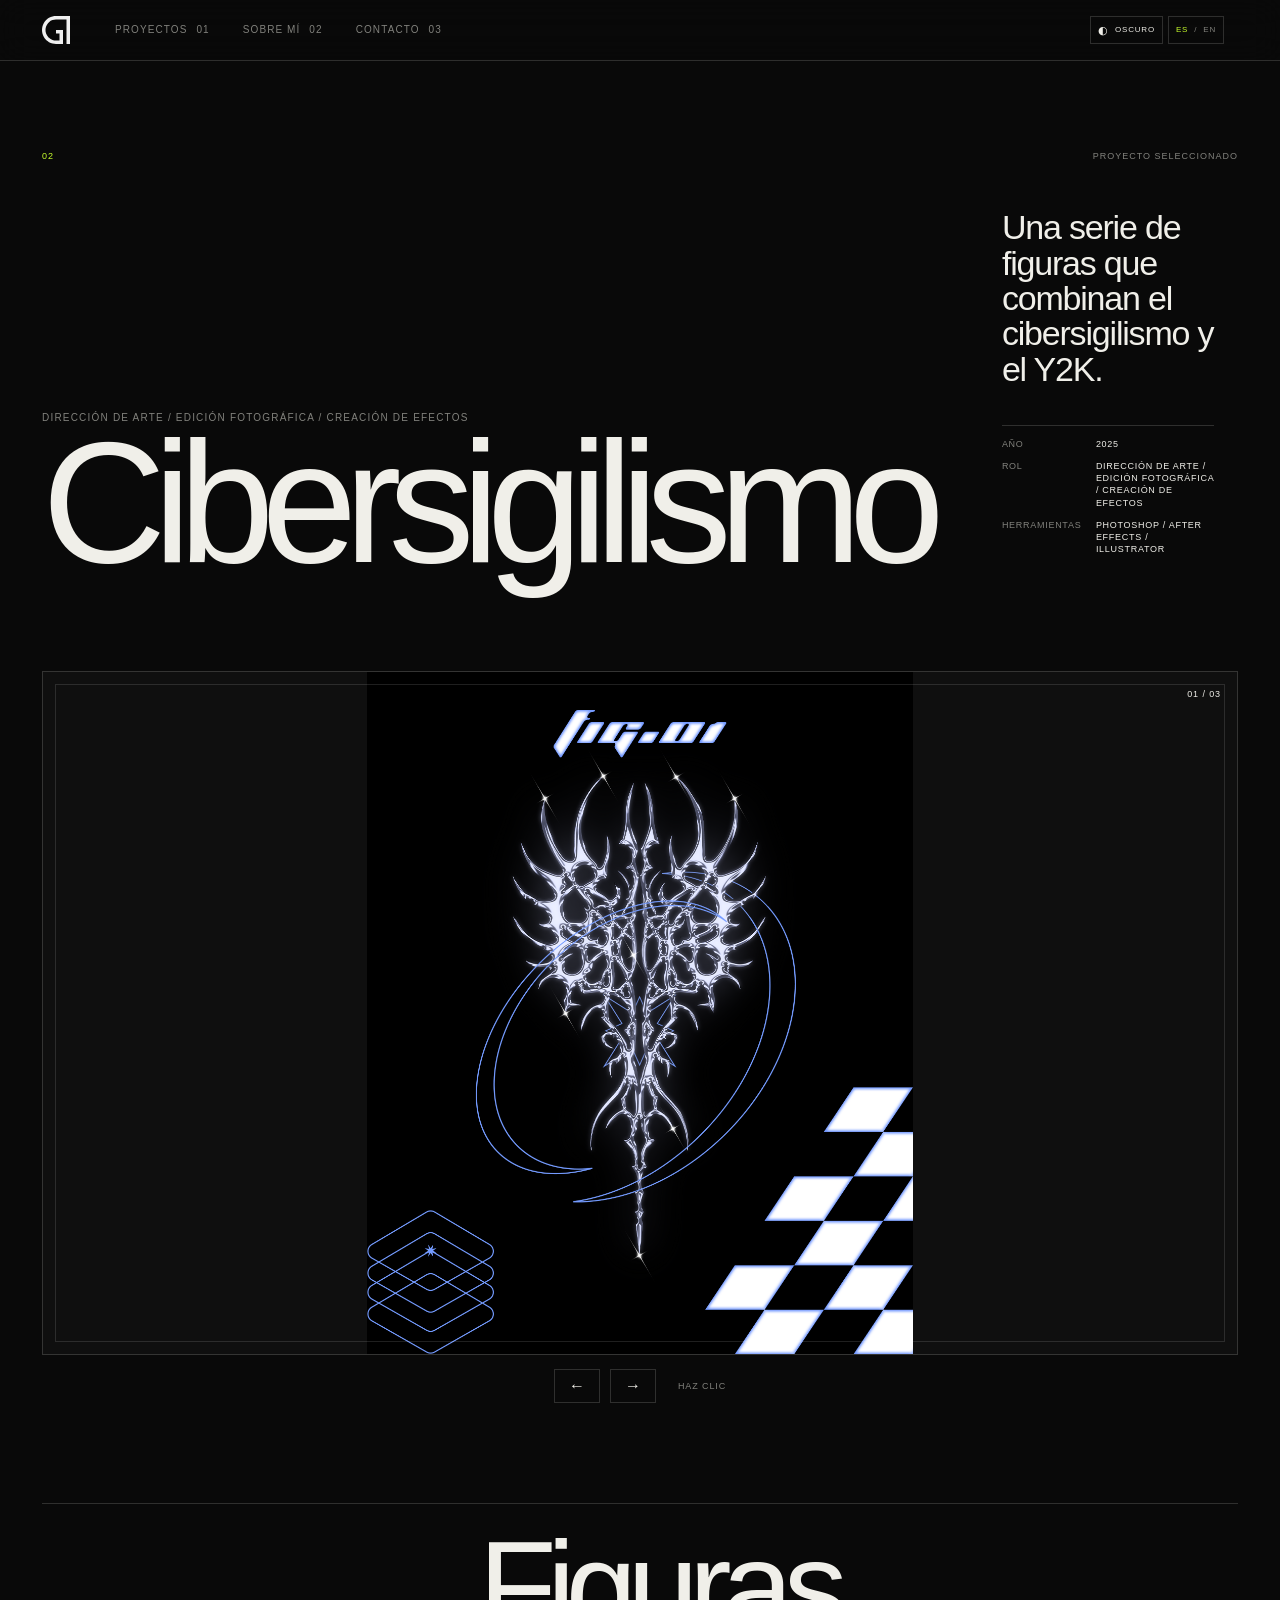
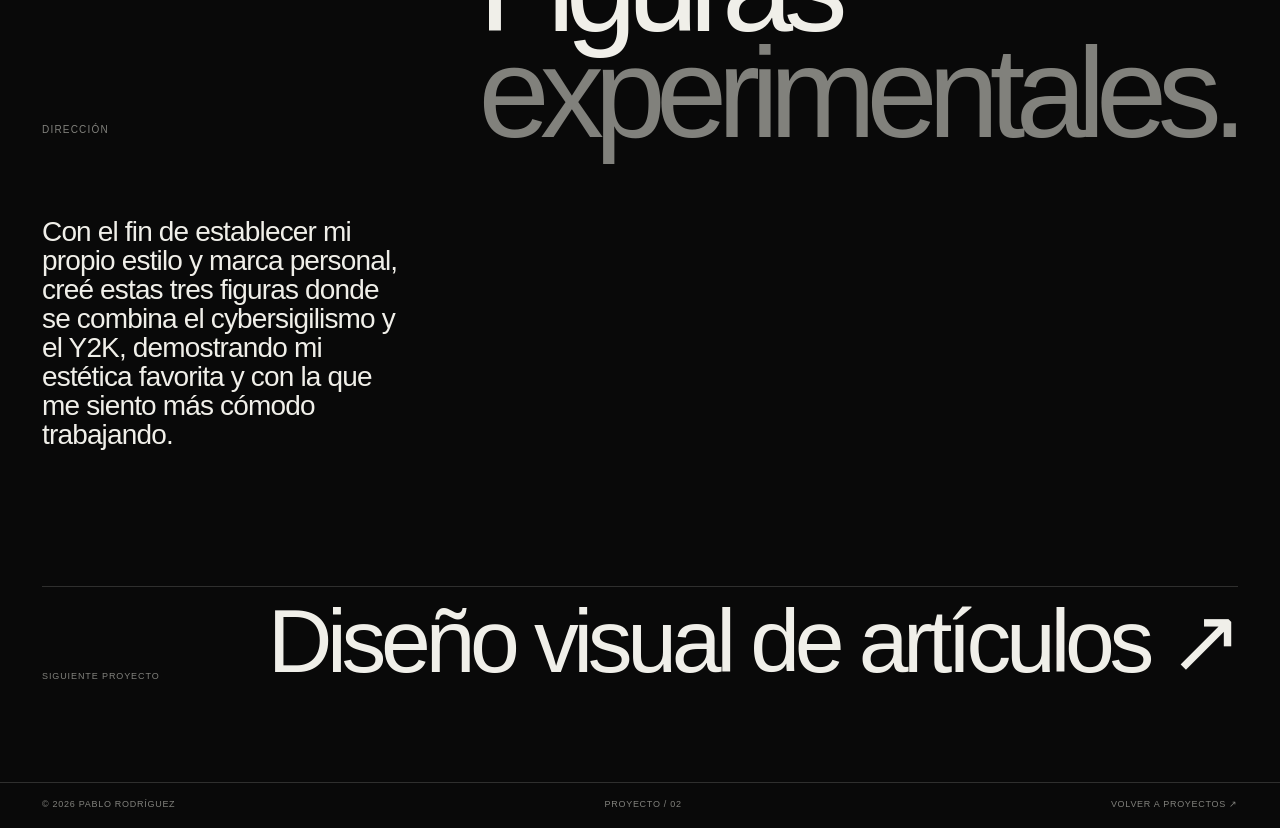
<file: project-carousel-2.html>
<!doctype html>
<html lang="es">
<head>
  <!--
    GUÍA RÁPIDA PARA PERSONALIZAR ESTA PÁGINA
    ------------------------------------------
    1) Cambia imágenes en assets/images/.
    2) Cambia textos traducibles en js/main.js (translations).
    3) Cambia colores, tipografía y tamaños en css/styles.css.
    4) Cambia enlaces de Instagram, LinkedIn y email en este HTML.
    5) No necesitas tocar las clases data-* salvo que quieras modificar el funcionamiento de las animaciones.
  -->
  <meta charset="utf-8">
  <meta name="viewport" content="width=device-width, initial-scale=1">
  <meta name="description" content="Cibersigilismo, Y2K y dirección de arte de Pablo Rodríguez.">
  <title>Identidad de marca — Pablo Rodríguez</title>
  <link rel="icon" href="assets/logo-white.svg" type="image/svg+xml">
    <!-- Aplica el tema guardado antes de pintar la página para evitar el "flash" de tema. -->
  <script src="js/theme-init.js"></script>
    <!-- TODO: Si cambias la ubicación de styles.css, actualiza esta ruta. -->
  <link rel="stylesheet" href="css/styles.css">
</head>
<body class="project-page" data-project="2" data-project-layout="carousel">
  <!-- =========================================================
       PROJECT PAGE / PLANTILLA DE PROYECTO
       ========================================================= -->
    <!-- NAVBAR: aquí puedes cambiar el texto fijo "PABLO RODRÍGUEZ" y los enlaces del menú. -->
  <header class="site-header site-header--solid" data-header>
    <a class="site-logo site-logo--nav" href="index.html" data-i18n-aria="home" aria-label="Inicio"><img class="logo-mark" src="assets/logo-white.svg" alt="Pablo Rodríguez" data-site-logo data-logo-dark="assets/logo-white.svg" data-logo-light="assets/logo-dark.svg"></a>
    <nav class="desktop-nav" aria-label="Navegación principal"><a href="index.html#projects"><span data-i18n="navProjects">Proyectos</span> <span>01</span></a><a href="about.html"><span data-i18n="navAbout">Sobre mí</span> <span>02</span></a><a href="index.html#contact"><span data-i18n="navContact">Contacto</span> <span>03</span></a></nav>
    <div class="header-tools" aria-label="Preferences">
      <button class="header-tool header-tool--theme" type="button" data-theme-toggle aria-label="Cambiar tema">
        <span class="header-tool__symbol" data-theme-symbol aria-hidden="true">◐</span><span class="header-tool__label" data-theme-label>Dark</span>
      </button>
      <button class="header-tool header-tool--lang" type="button" data-lang-toggle aria-label="Cambiar idioma">
        <span data-lang-current>ES</span><span class="header-tool__slash">/</span><span data-lang-other>EN</span>
      </button>
    </div>
    <button class="menu-toggle" type="button" aria-expanded="false" aria-controls="mobile-menu"><span data-i18n="menu">Menú</span><span class="menu-icon" aria-hidden="true"><i></i><i></i></span></button>
    
  </header>
  <div class="mobile-menu" id="mobile-menu" hidden><div class="mobile-menu__top"><span data-i18n="navigation">Navegación</span><span>Madrid / 2026</span></div><div class="mobile-menu__links"><a href="index.html#projects">01 <b data-i18n="navProjects">Proyectos</b></a><a href="about.html">02 <b data-i18n="navAbout">Sobre mí</b></a><a href="index.html#contact">03 <b data-i18n="navContact">Contacto</b></a></div><div class="mobile-menu__bottom" data-i18n="menuDescriptor">Diseñador gráfico · Animación · Ilustración · Desarrollo</div></div>

  <main>
    <!-- PROJECT INTRO: cambia título, descripción, año, rol y herramientas. -->
    <section class="project-intro">
      <div class="section-index-label"><span>02</span><span data-i18n="selectedProject">Proyecto seleccionado</span></div>
      <div class="project-intro__grid"><div><p class="eyebrow" data-i18n="carouselEyebrow2">Dirección de arte / Edición fotográfica / Creación de efectos</p><h1 data-i18n-html="carouselTitle2">Cibersigilismo</h1></div><div><p class="lead" data-i18n="carouselLead2">Una serie de figuras que combinan el cibersigilismo y el Y2K.</p><dl class="project-data"><div><dt data-i18n="year">Año</dt><dd>2025</dd></div><div><dt data-i18n="role">Rol</dt><dd data-i18n="carouselRole2">Dirección de arte / Edición fotográfica / Creación de efectos</dd></div><div><dt data-i18n="tools">Herramientas</dt><dd>Photoshop / After Effects / Illustrator</dd></div></dl></div></div>
    </section>

    <!-- CAROUSEL: sustituye las rutas de las imágenes y cambia el data-autoplay si quieres otra velocidad. -->
    <section class="project-carousel" data-carousel data-autoplay="4800">
      <div class="carousel-stage">
        <div class="carousel-counter"><span data-carousel-current>01</span> / 03</div>
        <figure class="carousel-slide is-active"><img src="assets/Project 2/Sigil 1.png" alt="3D animation key visual"></figure>
        <figure class="carousel-slide"><img src="assets/Project 2/Sigil 2.png" alt="3D animation material study"></figure>
        <figure class="carousel-slide"><img src="assets/Project 2/Sigil 3.png" alt="3D animation typography study"></figure>
      </div>
      <div class="carousel-controls"><button type="button" data-carousel-prev data-i18n-aria="previousImage" aria-label="Imagen anterior">←</button><button type="button" data-carousel-next data-i18n-aria="nextImage" aria-label="Siguiente imagen">→</button><span data-i18n="dragClick">Arrastra / haz clic</span></div>
    </section>

    <!-- PROJECT STATEMENT: bloque de texto final del proyecto. -->
    <section class="project-statement"><p class="eyebrow" data-i18n="direction">Dirección</p><h2 data-i18n-html="directionHeadline2">Figuras<br><span>experimentales.</span></h2><p data-i18n="directionBody2">Con el fin de establecer mi propio estilo y marca personal, creé estas tres figuras donde se combina el cybersigilismo y el Y2K, demostrando mi estética favorita y con la que me siento más cómodo trabajando.</p></section>

    <!-- NEXT PROJECT: cambia aquí el enlace al siguiente proyecto. -->
    <section class="project-next"><a href="project-carousel-3.html"><span data-i18n="nextProject">Siguiente proyecto</span><strong data-i18n="workjump2">Diseño visual de artículos ↗</strong></a></section>
  </main>
  <!-- FOOTER -->
  <footer class="site-footer"><span>© 2026 Pablo Rodríguez</span><span data-i18n="projectFooter02">Proyecto / 02</span><a href="index.html#projects"><span data-i18n="backProjects">Volver a proyectos ↗</span></a></footer>
  <!-- JavaScript principal -->
  <script src="js/main.js" defer></script>
</body>
</html>
</file>
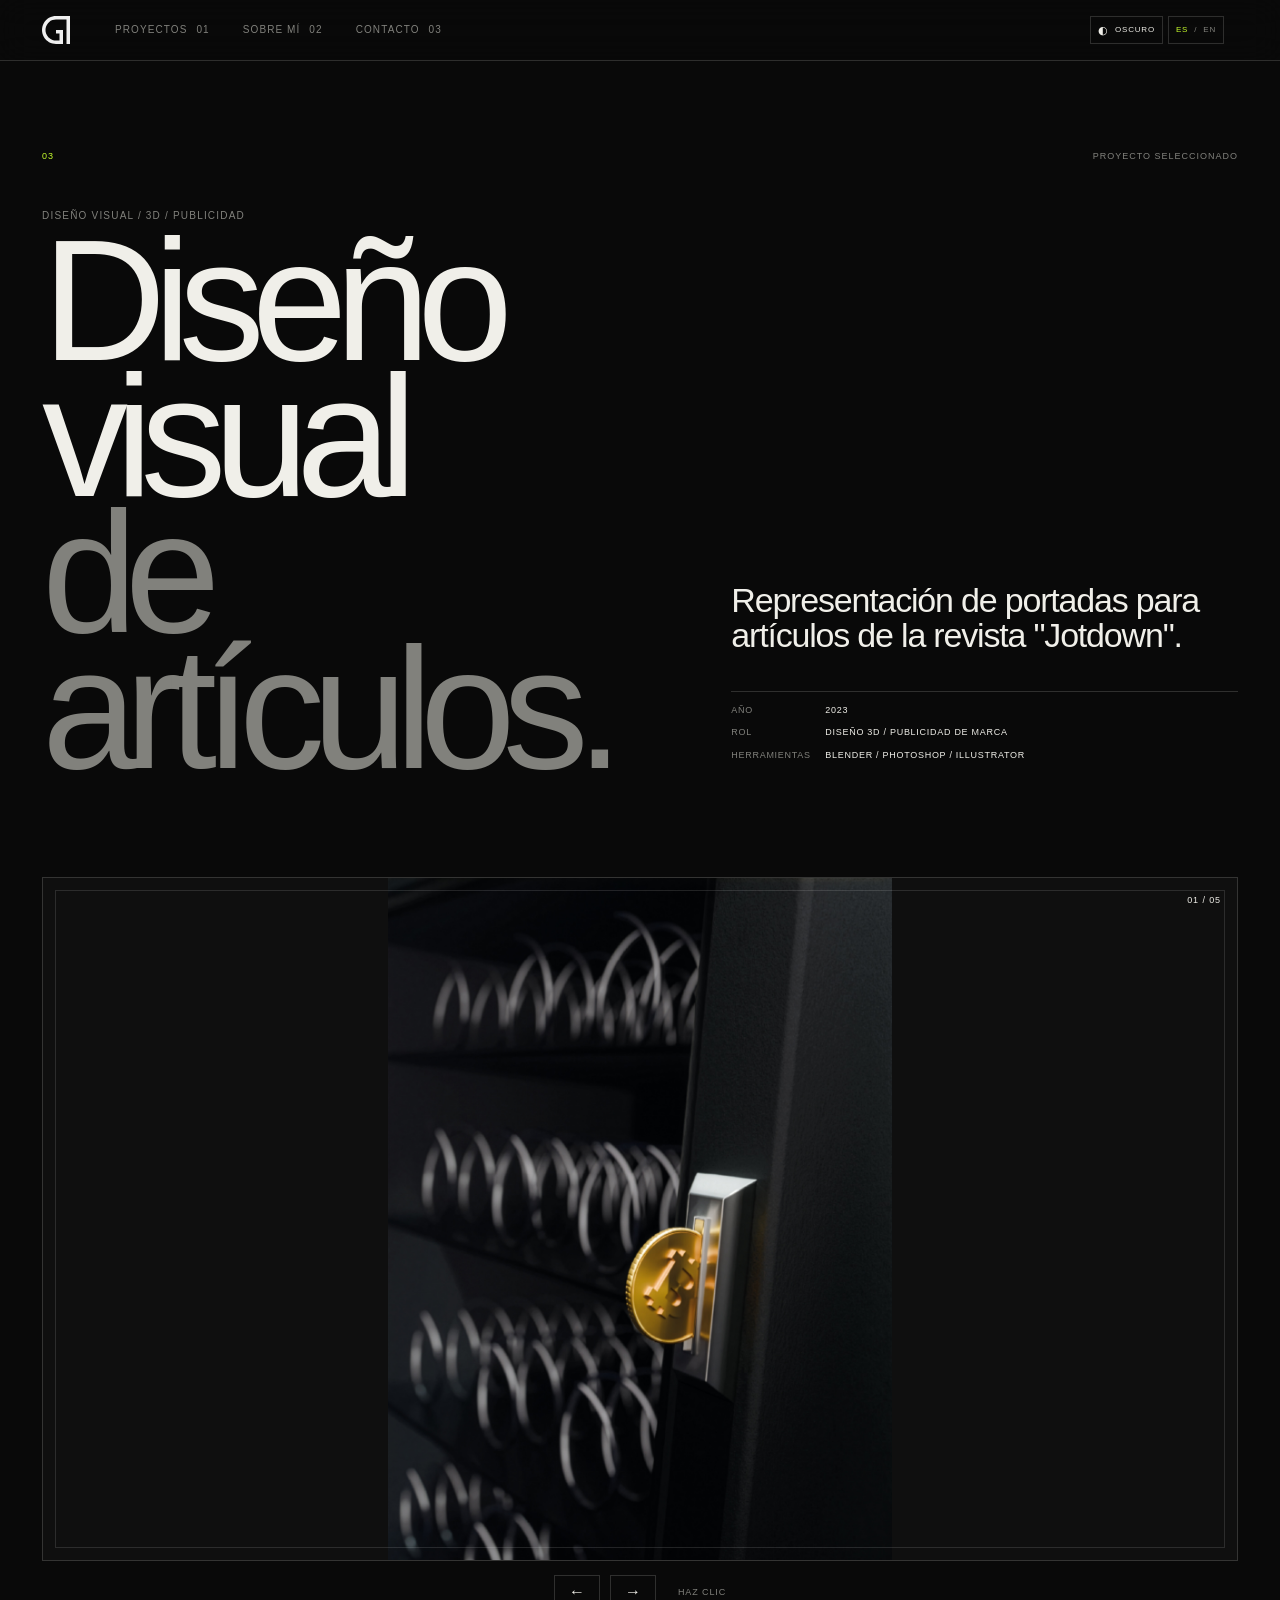
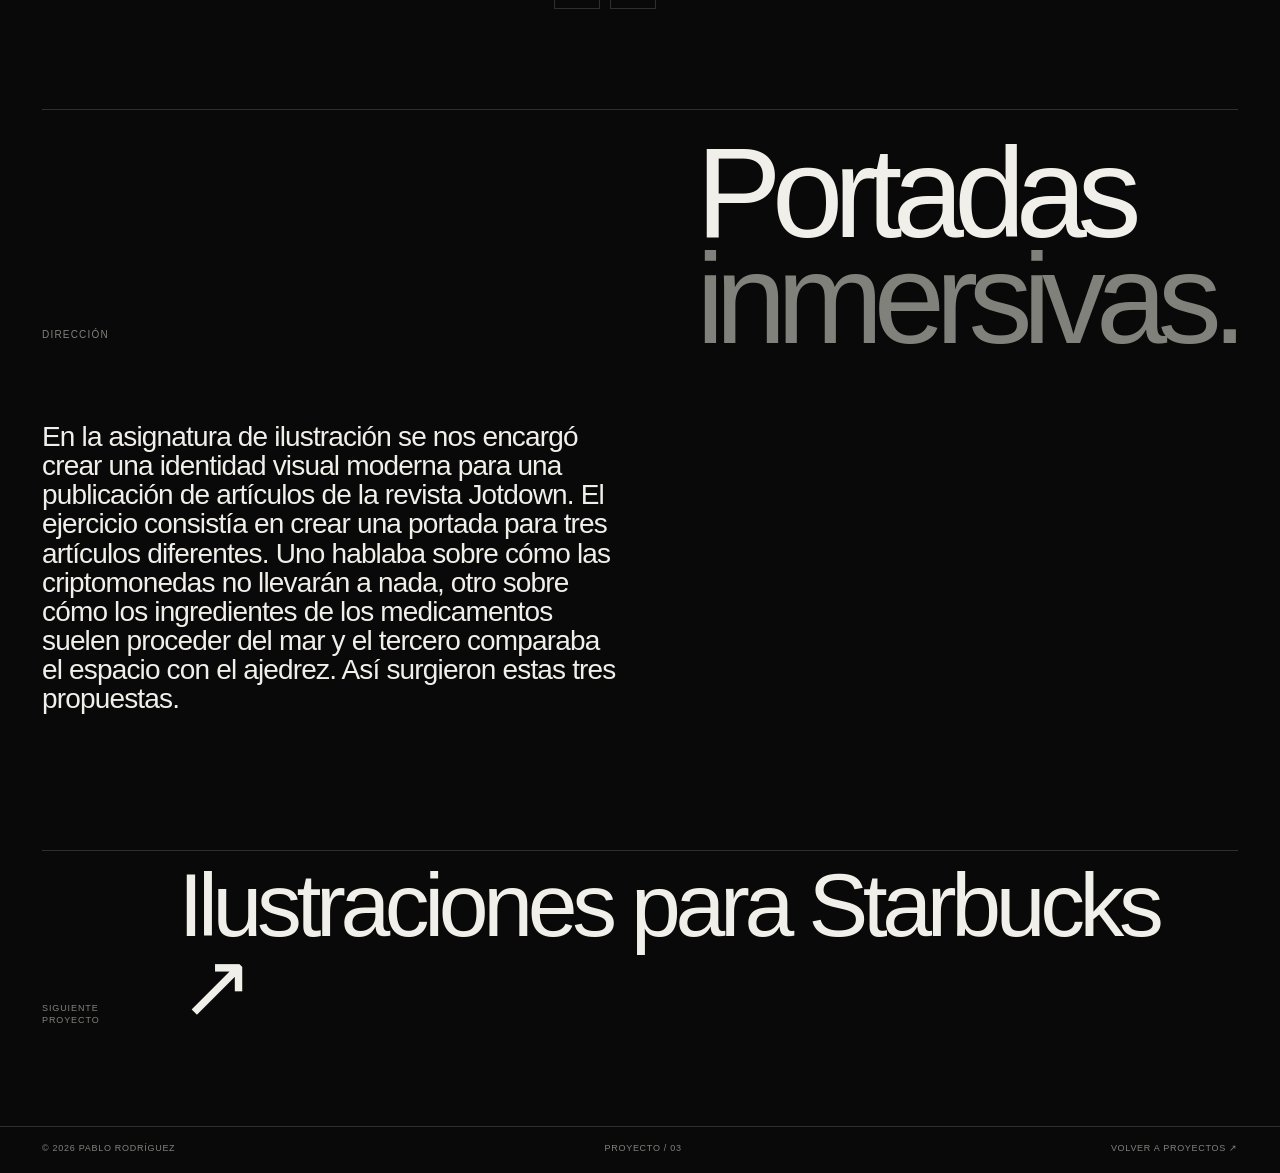
<file: project-carousel-3.html>
<!doctype html>
<html lang="es">
<head>
  <!-- Página de proyecto. Edita textos en js/main.js y sustituye los placeholders de assets/Project 3. -->
  <meta charset="utf-8">
  <meta name="viewport" content="width=device-width, initial-scale=1">
  <meta name="description" content="Representación de portadas para artículos de la revista Jotdown.">
  <title>Diseño visual de artículos — Pablo Rodríguez</title>
  <link rel="icon" href="assets/logo-white.svg" type="image/svg+xml">
  <script src="js/theme-init.js"></script>
  <link rel="stylesheet" href="css/styles.css">
</head>
<body class="project-page" data-project="3" data-project-layout="carousel">
  <header class="site-header site-header--solid" data-header>
    <a class="site-logo site-logo--nav" href="index.html" data-i18n-aria="home" aria-label="Inicio"><img class="logo-mark" src="assets/logo-white.svg" alt="Pablo Rodríguez" data-site-logo data-logo-dark="assets/logo-white.svg" data-logo-light="assets/logo-dark.svg"></a>
    <nav class="desktop-nav" aria-label="Navegación principal"><a href="index.html#projects"><span data-i18n="navProjects">Proyectos</span> <span>01</span></a><a href="about.html"><span data-i18n="navAbout">Sobre mí</span> <span>02</span></a><a href="index.html#contact"><span data-i18n="navContact">Contacto</span> <span>03</span></a></nav>
    <div class="header-tools" aria-label="Preferences">
      <button class="header-tool header-tool--theme" type="button" data-theme-toggle aria-label="Cambiar tema"><span class="header-tool__symbol" data-theme-symbol aria-hidden="true">◐</span><span class="header-tool__label" data-theme-label>Dark</span></button>
      <button class="header-tool header-tool--lang" type="button" data-lang-toggle aria-label="Cambiar idioma"><span data-lang-current>ES</span><span class="header-tool__slash">/</span><span data-lang-other>EN</span></button>
    </div>
    <button class="menu-toggle" type="button" aria-expanded="false" aria-controls="mobile-menu"><span data-i18n="menu">Menú</span><span class="menu-icon" aria-hidden="true"><i></i><i></i></span></button>
  </header>
  <div class="mobile-menu" id="mobile-menu" hidden><div class="mobile-menu__top"><span data-i18n="navigation">Navegación</span><span>Madrid / 2026</span></div><div class="mobile-menu__links"><a href="index.html#projects">01 <b data-i18n="navProjects">Proyectos</b></a><a href="about.html">02 <b data-i18n="navAbout">Sobre mí</b></a><a href="index.html#contact">03 <b data-i18n="navContact">Contacto</b></a></div><div class="mobile-menu__bottom" data-i18n="menuDescriptor">Diseñador gráfico · Animación · Ilustración · Desarrollo</div></div>

  <main>
    <section class="project-intro">
      <div class="section-index-label"><span>03</span><span data-i18n="selectedProject">Proyecto seleccionado</span></div>
      <div class="project-intro__grid"><div><p class="eyebrow" data-i18n="carouselEyebrow3">Diseño visual / 3D / Publicidad</p><h1 data-i18n-html="carouselTitle3">Diseño visual<br><span>de artículos.</span></h1></div><div><p class="lead" data-i18n="carouselLead3">Representación de portadas para artículos de la revista "Jotdown".</p><dl class="project-data"><div><dt data-i18n="year">Año</dt><dd>2023</dd></div><div><dt data-i18n="role">Rol</dt><dd data-i18n="carouselRole3">Diseño 3D / Publicidad de marca</dd></div><div><dt data-i18n="tools">Herramientas</dt><dd>Blender / Photoshop / Illustrator</dd></div></dl></div></div>
    </section>
    <section class="project-carousel" data-carousel data-autoplay="4800">
      <div class="carousel-stage">
        <div class="carousel-counter"><span data-carousel-current>01</span> / 05</div>
        <figure class="carousel-slide is-active"><img src="assets/Project 3/portad1.png" alt="Diseño visual de artículo — placeholder 01"></figure>
        <figure class="carousel-slide"><img src="assets/Project 3/portad2.png" alt="Diseño visual de artículo — placeholder 02"></figure>
        <figure class="carousel-slide"><img src="assets/Project 3/portad3.png" alt="Diseño visual de artículo — placeholder 03"></figure>
        <figure class="carousel-slide"><img src="assets/Project 3/Ilustracion 1 mockup.png" alt="Mockup 1 — placeholder 03"></figure>
        <figure class="carousel-slide"><img src="assets/Project 3/Ilustracion 2 mockup.png" alt="Mockup 2 — placeholder 03"></figure>
      </div>
      <div class="carousel-controls"><button type="button" data-carousel-prev data-i18n-aria="previousImage" aria-label="Imagen anterior">←</button><button type="button" data-carousel-next data-i18n-aria="nextImage" aria-label="Siguiente imagen">→</button><span data-i18n="dragClick">Haz clic</span></div>
    </section>
    <section class="project-statement"><p class="eyebrow" data-i18n="direction">Dirección</p><h2 data-i18n-html="directionHeadline3">Portadas<br><span>inmersivas.</span></h2><p data-i18n="directionBody3">En la asignatura de ilustración se nos encargó crear una identidad visual moderna para una publicación de artículos de la revista Jotdown. El ejercicio consistía en crear una portada para tres artículos diferentes. Uno hablaba sobre cómo las criptomonedas no llevarán a nada, otro sobre cómo los ingredientes de los medicamentos suelen proceder del mar y el tercero comparaba el espacio con el ajedrez. Así surgieron estas tres propuestas.</p></section>

    <section class="project-next"><a href="project-carousel-4.html"><span data-i18n="nextProject">Siguiente proyecto</span><strong data-i18n="workjump3">Ilustraciones para Starbucks ↗</strong></a></section>
  </main>
  <footer class="site-footer"><span>© 2026 Pablo Rodríguez</span><span data-i18n="projectFooter03">Proyecto / 03</span><a href="index.html#projects"><span data-i18n="backProjects">Volver a proyectos ↗</span></a></footer>
  <script src="js/main.js" defer></script>
</body>
</html>
</file>
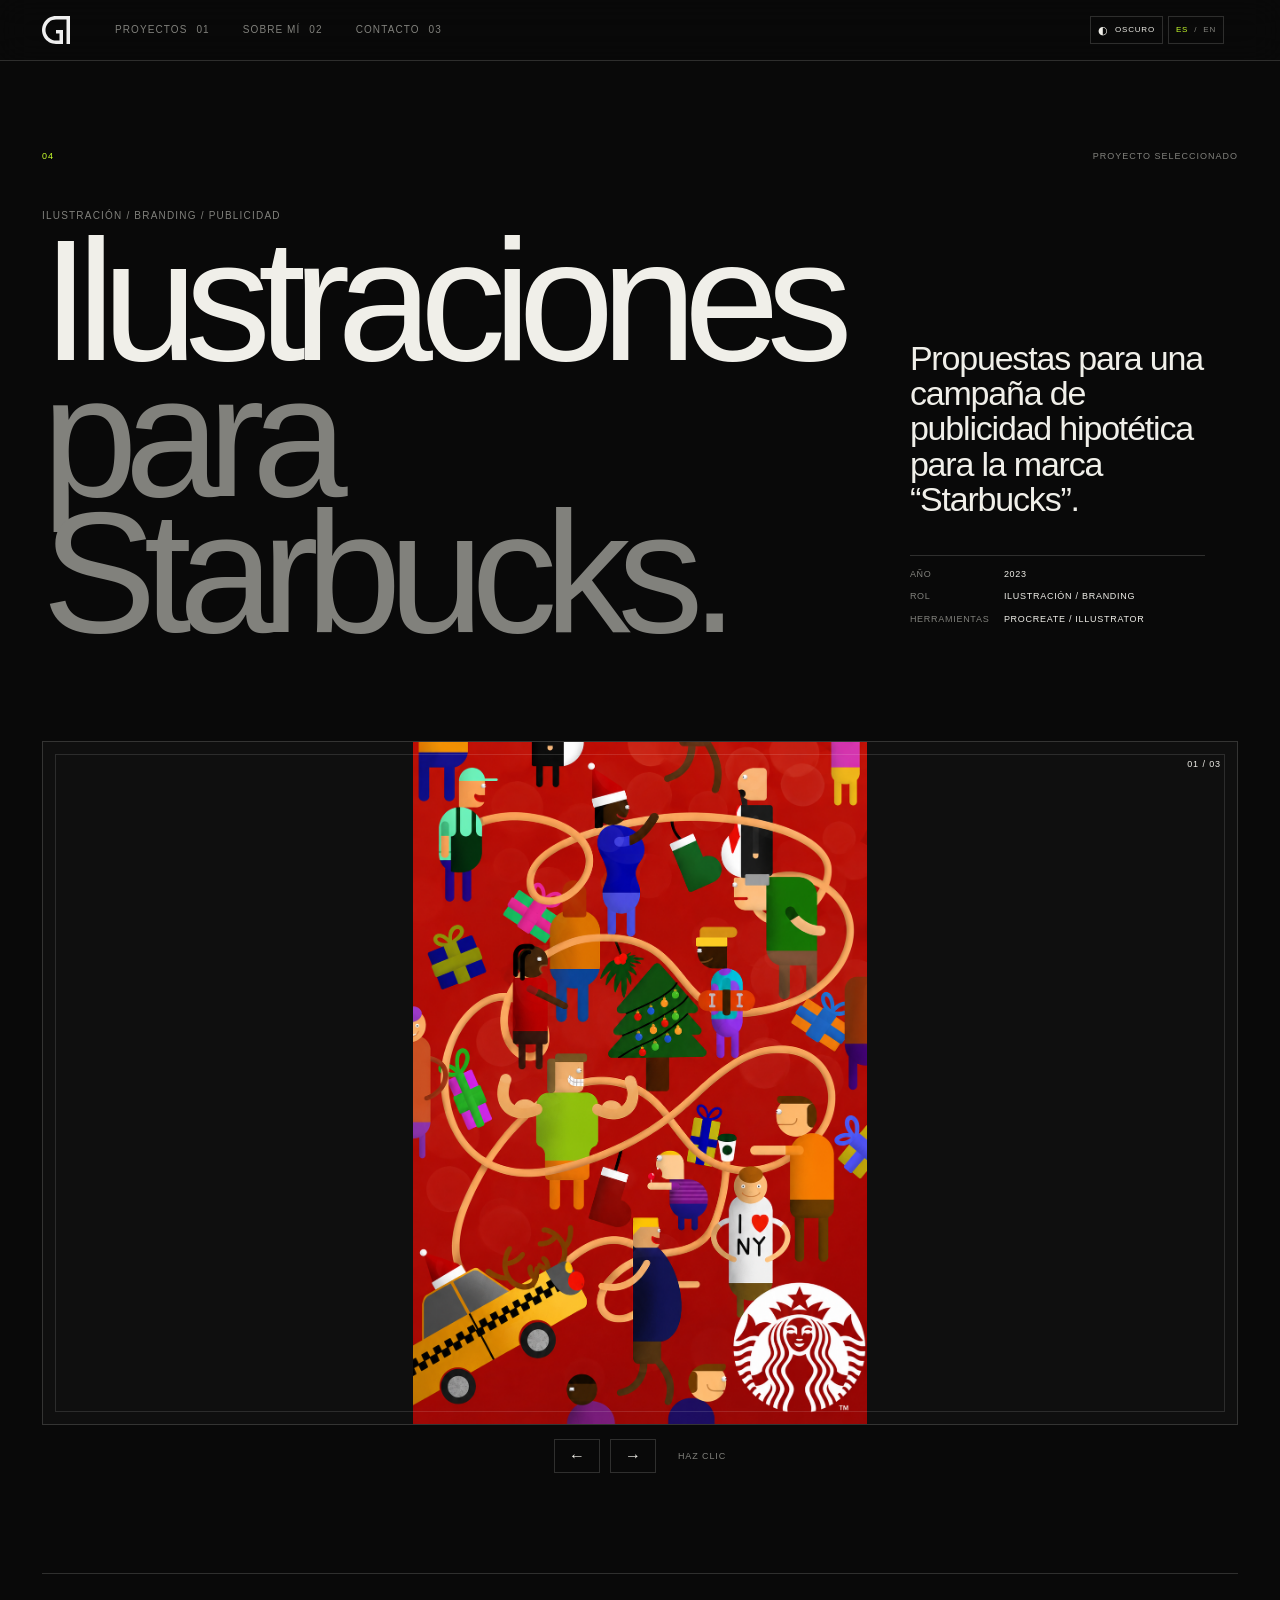
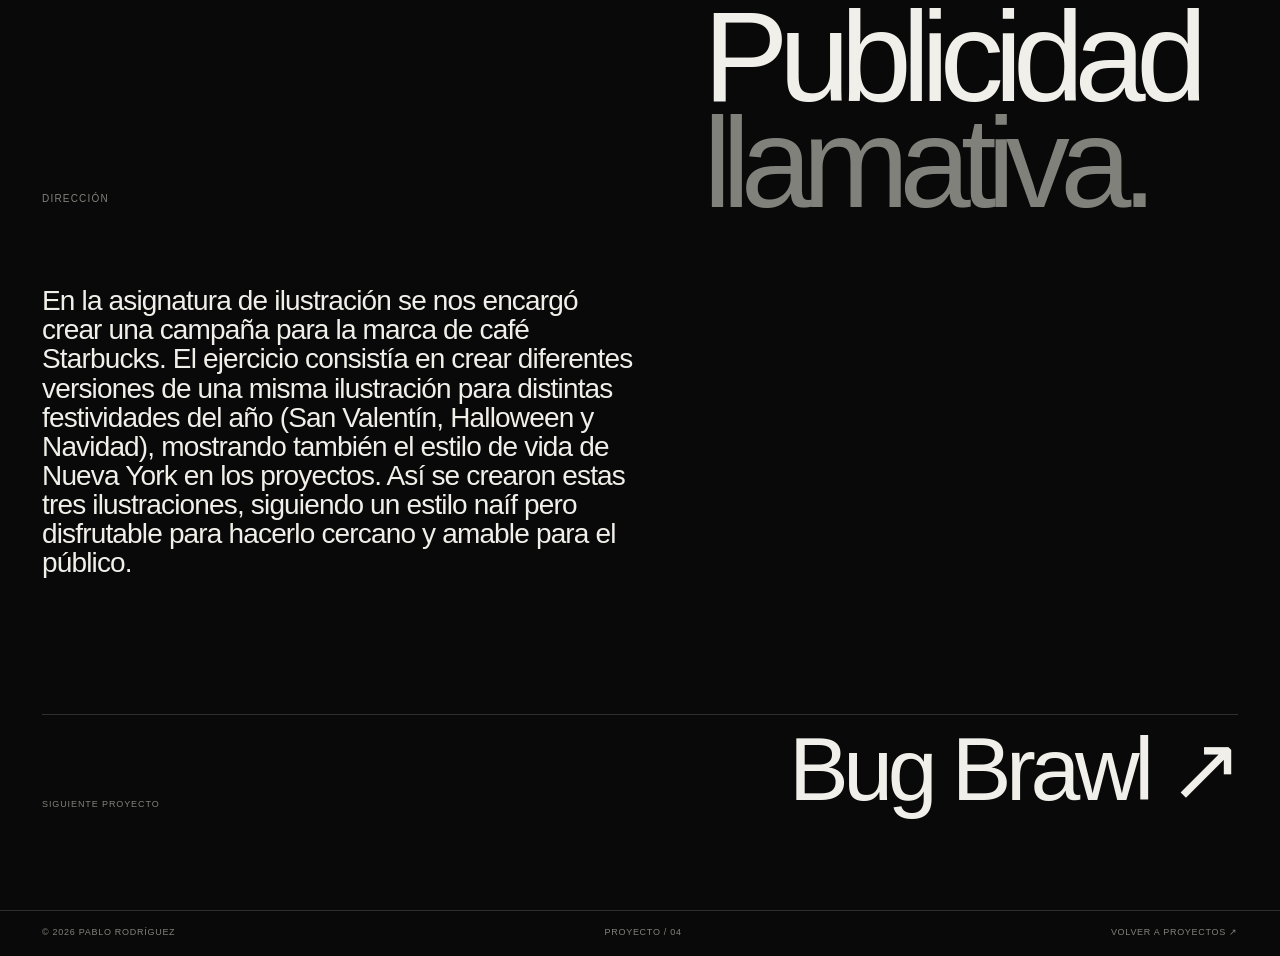
<file: project-carousel-4.html>
<!doctype html>
<html lang="es">
<head>
  <!-- Página de proyecto. Edita textos en js/main.js y sustituye los placeholders de assets/Project 4. -->
  <meta charset="utf-8">
  <meta name="viewport" content="width=device-width, initial-scale=1">
  <meta name="description" content="Propuestas para una campaña de publicidad hipotética para la marca Starbucks.">
  <title>Ilustraciones para Starbucks — Pablo Rodríguez</title>
  <link rel="icon" href="assets/logo-white.svg" type="image/svg+xml">
  <script src="js/theme-init.js"></script>
  <link rel="stylesheet" href="css/styles.css">
</head>
<body class="project-page" data-project="4" data-project-layout="carousel">
  <header class="site-header site-header--solid" data-header>
    <a class="site-logo site-logo--nav" href="index.html" data-i18n-aria="home" aria-label="Inicio"><img class="logo-mark" src="assets/logo-white.svg" alt="Pablo Rodríguez" data-site-logo data-logo-dark="assets/logo-white.svg" data-logo-light="assets/logo-dark.svg"></a>
    <nav class="desktop-nav" aria-label="Navegación principal"><a href="index.html#projects"><span data-i18n="navProjects">Proyectos</span> <span>01</span></a><a href="about.html"><span data-i18n="navAbout">Sobre mí</span> <span>02</span></a><a href="index.html#contact"><span data-i18n="navContact">Contacto</span> <span>03</span></a></nav>
    <div class="header-tools" aria-label="Preferences">
      <button class="header-tool header-tool--theme" type="button" data-theme-toggle aria-label="Cambiar tema"><span class="header-tool__symbol" data-theme-symbol aria-hidden="true">◐</span><span class="header-tool__label" data-theme-label>Dark</span></button>
      <button class="header-tool header-tool--lang" type="button" data-lang-toggle aria-label="Cambiar idioma"><span data-lang-current>ES</span><span class="header-tool__slash">/</span><span data-lang-other>EN</span></button>
    </div>
    <button class="menu-toggle" type="button" aria-expanded="false" aria-controls="mobile-menu"><span data-i18n="menu">Menú</span><span class="menu-icon" aria-hidden="true"><i></i><i></i></span></button>
  </header>
  <div class="mobile-menu" id="mobile-menu" hidden><div class="mobile-menu__top"><span data-i18n="navigation">Navegación</span><span>Madrid / 2026</span></div><div class="mobile-menu__links"><a href="index.html#projects">01 <b data-i18n="navProjects">Proyectos</b></a><a href="about.html">02 <b data-i18n="navAbout">Sobre mí</b></a><a href="index.html#contact">03 <b data-i18n="navContact">Contacto</b></a></div><div class="mobile-menu__bottom" data-i18n="menuDescriptor">Diseñador gráfico · Animación · Ilustración · Desarrollo</div></div>

  <main>
    <section class="project-intro">
      <div class="section-index-label"><span>04</span><span data-i18n="selectedProject">Proyecto seleccionado</span></div>
      <div class="project-intro__grid"><div><p class="eyebrow" data-i18n="carouselEyebrow4">Ilustración / Branding / Publicidad</p><h1 data-i18n-html="carouselTitle4">Ilustraciones<br><span>para Starbucks.</span></h1></div><div><p class="lead" data-i18n="carouselLead4">Propuestas para una campaña de publicidad hipotética para la marca “Starbucks”.</p><dl class="project-data"><div><dt data-i18n="year">Año</dt><dd>2023</dd></div><div><dt data-i18n="role">Rol</dt><dd data-i18n="carouselRole4">Ilustración / Branding</dd></div><div><dt data-i18n="tools">Herramientas</dt><dd>Procreate / Illustrator</dd></div></dl></div></div>
    </section>
    <section class="project-carousel" data-carousel data-autoplay="4800">
      <div class="carousel-stage">
        <div class="carousel-counter"><span data-carousel-current>01</span> / 03</div>
        <figure class="carousel-slide is-active"><img src="assets/Project 4/Navidad.png" alt="Ilustración para Starbucks — placeholder 01"></figure>
        <figure class="carousel-slide"><img src="assets/Project 4/Halloween.png" alt="Ilustración para Starbucks — placeholder 02"></figure>
        <figure class="carousel-slide"><img src="assets/Project 4/Valentin.png" alt="Ilustración para Starbucks — placeholder 03"></figure>
      </div>
      <div class="carousel-controls"><button type="button" data-carousel-prev data-i18n-aria="previousImage" aria-label="Imagen anterior">←</button><button type="button" data-carousel-next data-i18n-aria="nextImage" aria-label="Siguiente imagen">→</button><span data-i18n="dragClick">Haz clic</span></div>
    </section>
    <section class="project-statement"><p class="eyebrow" data-i18n="direction">Dirección</p><h2 data-i18n-html="directionHeadline4">Publicidad<br><span>llamativa.</span></h2><p data-i18n="directionBody4">En la asignatura de ilustración se nos encargó crear una campaña para la marca de café Starbucks. El ejercicio consistía en crear diferentes versiones de una misma ilustración para distintas festividades del año (San Valentín, Halloween y Navidad), mostrando también el estilo de vida de Nueva York en los proyectos. Así se crearon estas tres ilustraciones, siguiendo un estilo naíf pero disfrutable para hacerlo cercano y amable para el público.</p></section>

    <section class="project-next"><a href="project-gallery.html"><span data-i18n="nextProject">Siguiente proyecto</span><strong data-i18n="workjump4">Bug Brawl ↗</strong></a></section>
  </main>
  <footer class="site-footer"><span>© 2026 Pablo Rodríguez</span><span data-i18n="projectFooter04">Proyecto / 04</span><a href="index.html#projects"><span data-i18n="backProjects">Volver a proyectos ↗</span></a></footer>
  <script src="js/main.js" defer></script>
</body>
</html>
</file>
<file: css/styles.css>
/*
  ================================================================
  GUÍA DE PERSONALIZACIÓN — styles.css
  ================================================================
  LOS CAMBIOS MÁS HABITUALES ESTÁN MARCADOS COMO "EDITA AQUÍ".

  - Colores y variables globales -> bloque :root al principio.
  - Light mode -> html[data-theme="light"] al final.
  - Tamaños/gutters -> --gutter, --max y clamp().
  - Animaciones -> reglas @keyframes y transition.
  - Responsive -> @media de 700px y 1100px.

  La web sigue mobile first: primero se define móvil y después se
  amplían/ajustan reglas en los breakpoints.
  ================================================================
*/
/* ================================================================
   EDITA AQUÍ — VARIABLES GLOBALES / DARK MODE
   ---------------------------------------------------------------
   --bg       = fondo
   --paper    = texto principal
   --muted    = texto secundario
   --line     = líneas/bordes
   --acid     = color de acento
   --panel    = paneles/imágenes
   --gutter   = margen lateral
   --max      = ancho máximo del contenido
   ================================================================ */
:root{
  --bg:#090909;
  --paper:#f0efe9;
  --muted:#81817c;
  --line:rgba(240,239,233,.16);
  --line-strong:rgba(240,239,233,.32);
  --acid:#c8ff2c;
  --panel:#0f0f0f;
  --gutter:16px;
  --max:1600px;
  --ease:cubic-bezier(.2,.75,.2,1);
  --ease-soft:cubic-bezier(.16,1,.3,1);
}
*{box-sizing:border-box}
html{background:var(--bg);color:var(--paper);scroll-behavior:smooth}
body{margin:0;background:var(--bg);color:var(--paper);font-family:Arial,Helvetica,sans-serif;line-height:1.35;overflow-x:hidden}
body.menu-open,body.lightbox-open{overflow:hidden;overscroll-behavior:none}
img{display:block;width:100%;height:auto}
a{color:inherit;text-decoration:none}
button{font:inherit;color:inherit}
button,a{-webkit-tap-highlight-color:transparent}
::selection{background:var(--acid);color:#050505}
.sr-only{position:absolute;width:1px;height:1px;padding:0;margin:-1px;overflow:hidden;clip:rect(0,0,0,0);white-space:nowrap;border:0}
.eyebrow{margin:0 0 12px;color:var(--muted);font-size:10px;line-height:1.1;text-transform:uppercase;letter-spacing:.12em}
.site-header{position:fixed;inset:0 0 auto;z-index:10003;display:flex;align-items:center;justify-content:space-between;padding:14px var(--gutter);pointer-events:none;transition:background .4s ease,backdrop-filter .4s ease}
.site-header>*{pointer-events:auto}
.site-header--solid{background:rgba(9,9,9,.78);backdrop-filter:blur(16px);border-bottom:1px solid var(--line)}
.site-header.is-scrolled{background:rgba(9,9,9,.7);backdrop-filter:blur(15px)}
.site-logo{display:inline-flex;align-items:center;gap:10px}
.site-logo--nav{
    position:relative;
    z-index:220;
    margin-right:40px;
}

.logo-name{display:none;font-size:10px;letter-spacing:.09em}
.desktop-nav{display:none;align-items:center;gap:28px}
.desktop-nav a{font-size:10px;text-transform:uppercase;letter-spacing:.11em;transition:color .25s ease}
.desktop-nav a span{color:var(--muted);margin-left:5px}
.desktop-nav a:hover{color:var(--acid)}
.menu-toggle{display:inline-flex;align-items:center;gap:10px;border:0;background:transparent;text-transform:uppercase;letter-spacing:.1em;font-size:10px;padding:0;cursor:pointer;position:relative;z-index:10004}
.menu-icon{display:grid;gap:4px;width:22px}
.menu-icon i{display:block;height:1px;background:var(--paper);transform-origin:center;transition:transform .35s var(--ease)}
.menu-toggle.is-open .menu-icon i:first-child{transform:translateY(2.5px) rotate(45deg)}
.menu-toggle.is-open .menu-icon i:last-child{transform:translateY(-2.5px) rotate(-45deg)}
.mobile-menu{position:fixed;inset:0;z-index:10002;display:flex;flex-direction:column;justify-content:space-between;padding:88px var(--gutter) 24px;background:rgba(9,9,9,.94);backdrop-filter:blur(16px);-webkit-backdrop-filter:blur(16px);border-top:1px solid var(--line);pointer-events:auto;touch-action:manipulation;overscroll-behavior:contain;isolation:isolate;overflow:hidden}
.mobile-menu::before{content:"";position:absolute;inset:0;z-index:0;background:radial-gradient(circle at 85% 18%,rgba(200,255,44,.08),transparent 32%);pointer-events:none}
.mobile-menu__top,.mobile-menu__links,.mobile-menu__bottom{position:relative;z-index:1}

/* Mobile menu: respect the HTML hidden attribute until the hamburger is opened. */
.mobile-menu[hidden]{display:none !important}
.mobile-menu__top,.mobile-menu__bottom{display:flex;justify-content:space-between;gap:16px;color:var(--muted);font-size:9px;letter-spacing:.11em;text-transform:uppercase}
.mobile-menu__links{display:grid;gap:7px}
.mobile-menu__links a{display:grid;grid-template-columns:44px 1fr;align-items:baseline;font-size:clamp(42px,13vw,86px);line-height:.88;letter-spacing:-.06em;transform:translateY(20px);opacity:0;animation:menuIn .6s var(--ease-soft) forwards}
.mobile-menu__links a:nth-child(2){animation-delay:.06s}.mobile-menu__links a:nth-child(3){animation-delay:.12s}
.mobile-menu__links a::before{content:"";grid-column:1;width:26px;height:1px;background:var(--acid);opacity:.8}
.mobile-menu__links a b{font-weight:400}
@keyframes menuIn{to{transform:none;opacity:1}}

.hero{position:relative;min-height:100svh;display:grid;grid-template-columns:1fr;gap:36px;padding:94px var(--gutter) 34px;overflow:hidden}
.hero__copy{position:relative;z-index:3;align-self:start;max-width:780px}
.hero__eyebrow{display:flex;gap:8px;flex-wrap:wrap}
.hero__title{margin:0;display:flex;flex-wrap:wrap;max-width:50ch;font-size:clamp(62px,16vw,180px);line-height:.82;letter-spacing:-.075em;font-weight:500;   display:flex;
  flex-wrap:nowrap;
  width:max-content;
  max-width:none;
  white-space:nowrap;
  overflow:visible;}
.hero__title span{display:inline-block;will-change:transform}
.hero__title span:nth-child(odd){transition:transform .55s var(--ease-soft)}
.hero__title span:nth-child(even){transition:transform .75s var(--ease-soft)}
.hero__statement{max-width:470px;margin:25px 0 0;color:#b1b1aa;font-size:clamp(16px,2.2vw,22px);line-height:1.12;letter-spacing:-.025em}
.hero__meta{display:flex;flex-wrap:wrap;gap:7px 18px;margin-top:27px;color:var(--muted);font-size:9px;letter-spacing:.09em}
.hero__logo-wrap{position:absolute;left:var(--gutter);bottom:96px;z-index:4}
.hero__logo{position:relative;width:138px;aspect-ratio:1;display:grid;place-items:center;overflow:hidden; transform-origin:center;will-change:transform,opacity}

.hero__logo-ring--2{inset:26%;border-color:rgba(200,255,44,.45);border-radius:18px 60% 20px 40%}
.hero__logo-cross{position:absolute;left:15%;right:15%;height:1px;background:var(--line);transform:rotate(31deg)}
.hero__logo-cross--2{transform:rotate(-31deg)}
@keyframes logoSpin{to{transform:rotate(405deg)}}
@keyframes logoPulse{50%{transform:rotate(52deg) scale(.94);opacity:.55}}
.hero__media{position:relative;justify-self:end;width:min(100%,520px);align-self:end}
.hero__media-frame{position:relative;aspect-ratio:4/5;overflow:hidden;border:1px solid var(--line);background:var(--panel)}
.hero__media-grid{position:absolute;inset:0;z-index:3;opacity:.35;pointer-events:none;background:linear-gradient(90deg,transparent 0 49.8%,rgba(255,255,255,.18) 50%,transparent 50.2%),linear-gradient(transparent 0 49.8%,rgba(255,255,255,.18) 50%,transparent 50.2%);mix-blend-mode:soft-light}
.hero__media-frame::before{content:"";position:absolute;z-index:3;inset:11px;border:1px solid rgba(255,255,255,.18);pointer-events:none}
.hero-slide{position:absolute;inset:0;height:100%;object-fit:cover;opacity:0;transform:scale(1.08);filter:grayscale(.05) contrast(1.04);transition:opacity 1s ease,transform 5.5s var(--ease-soft),filter .8s ease}
.hero-slide.is-active{opacity:1;transform:scale(1);filter:none}
.hero__media-label{position:absolute;left:12px;bottom:10px;z-index:4;font-size:9px;letter-spacing:.12em}
.hero__scroll-note{position:absolute;left:var(--gutter);right:var(--gutter);bottom:26px;display:flex;align-items:center;justify-content:space-between;color:var(--muted);font-size:9px;text-transform:uppercase;letter-spacing:.11em}
.hero__scroll-line{position:relative;display:block;width:80px;height:1px;background:var(--line);overflow:hidden}
.hero__scroll-line::after{content:"";position:absolute;inset:0;width:25%;background:var(--acid);animation:scan 2.4s ease-in-out infinite}
@keyframes scan{50%{transform:translateX(300%)}}
.hero__grid-line{position:absolute;top:0;bottom:0;width:1px;background:var(--line);opacity:.45}.hero__grid-line--1{left:33.333%}.hero__grid-line--2{left:66.666%}
.hero__orb{position:absolute;right:-15vw;top:8vh;width:44vw;max-width:600px;aspect-ratio:1;border:1px solid rgba(200,255,44,.08);border-radius:50%;filter:blur(.2px);animation:orbFloat 8s ease-in-out infinite}
.hero__orb::after{content:"";position:absolute;inset:16%;border:1px solid rgba(200,255,44,.08);border-radius:50%}
@keyframes orbFloat{50%{transform:translate3d(-4vw,4vh,0) scale(.96)}}

.site-logo--fly{position:fixed;z-index:250;pointer-events:none;visibility:hidden;transform-origin:center;will-change:transform,opacity}
.site-logo--fly .hero__logo{margin:0}

.projects{position:relative;height:260vh}
.projects__sticky{position:sticky;top:0;height:100svh;overflow:hidden;display:flex;flex-direction:column;background:var(--bg)}
.projects__sticky::before{content:"";position:absolute;inset:0;pointer-events:none;opacity:.22;background:radial-gradient(circle at 88% 22%,rgba(200,255,44,.08),transparent 28%),linear-gradient(90deg,transparent 0 24.9%,rgba(255,255,255,.06) 25%,transparent 25.1%,transparent 74.9%,rgba(255,255,255,.06) 75%,transparent 75.1%)}
.projects__top{position:relative;z-index:3;display:flex;justify-content:space-between;align-items:end;gap:24px;padding:18px var(--gutter) 0}
.projects__top h2{margin:0;font-size:clamp(50px,10vw,120px);line-height:.82;letter-spacing:-.07em;font-weight:500}
.projects__top h2 span{color:var(--acid)}
.projects__top-right{display:flex;flex-direction:column;gap:5px;text-align:right;color:var(--muted);font-size:9px;text-transform:uppercase;letter-spacing:.1em}
.projects__viewport{position:relative;flex:1;min-height:0;display:flex;align-items:center;overflow:hidden}
.projects__track{display:flex;align-items:center;gap:clamp(18px,3vw,48px);padding:4vh max(16px,5vw) 5vh;width:max-content;will-change:transform;transform:translate3d(0,0,0)}
.project-card{flex:0 0 min(78vw,430px)}
.project-card--lead{flex-basis:min(92vw,680px)}
.project-card--offset{transform:translateY(30px)}
.project-card--last{margin-right:10vw}
.project-card__link{display:block}
.project-card__media{position:relative;aspect-ratio:4/5;overflow:hidden;border:1px solid var(--line);background:var(--panel);margin:0}
.project-card--lead .project-card__media{aspect-ratio:16/10}
.project-card__media::after{content:"";position:absolute;inset:0;background:linear-gradient(180deg,transparent 55%,rgba(0,0,0,.55));opacity:.7;pointer-events:none}
.project-card__media img{height:100%;object-fit:cover;transition:transform .8s var(--ease-soft),filter .6s ease}
.project-card__index{position:absolute;left:11px;top:10px;z-index:2;font-size:9px;color:var(--muted);letter-spacing:.11em}
.project-card__view{position:absolute;right:11px;bottom:10px;z-index:2;font-size:9px;color:var(--paper);opacity:0;transform:translateY(8px);transition:opacity .35s ease,transform .5s var(--ease)}
.project-card:hover .project-card__media img{transform:scale(1.05) ;filter:contrast(1.06)}
.project-card:hover .project-card__view{opacity:1;transform:none}
.project-card__meta{display:flex;justify-content:space-between;gap:12px;padding-top:10px;border-top:1px solid var(--line);margin-top:8px}
.project-card__meta h3{margin:0 0 4px;font-size:clamp(17px,2vw,23px);font-weight:400;letter-spacing:-.03em}
.project-card__meta p,.project-card__meta>span{margin:0;color:var(--muted);font-size:9px;line-height:1.3;text-transform:uppercase;letter-spacing:.07em}
.project-card__meta>span{white-space:nowrap}
.projects__bottom{display:flex;align-items:center;gap:12px;padding:0 var(--gutter) 18px;color:var(--muted);font-size:9px;text-transform:uppercase;letter-spacing:.1em}
.projects__progress{position:relative;flex:1;height:1px;background:var(--line);overflow:hidden}.projects__progress i{display:block;height:100%;width:0;background:var(--acid);transform-origin:left}

.about-preview,.contact{position:relative;padding:84px var(--gutter) 90px;border-top:1px solid var(--line)}
.section-index-label{display:flex;justify-content:space-between;gap:20px;color:var(--muted);font-size:9px;text-transform:uppercase;letter-spacing:.11em;margin-bottom:48px}
.section-index-label span:first-child{color:var(--acid)}
.about-preview{display:grid;gap:58px}
.about-preview__copy{max-width:1020px}
.about-preview h2{margin:0;font-size:clamp(38px,8vw,100px);line-height:.94;letter-spacing:-.06em;font-weight:400}
.text-link{display:inline-flex;gap:18px;margin-top:32px;padding-bottom:7px;border-bottom:1px solid var(--line);font-size:12px;text-transform:uppercase;letter-spacing:.09em;transition:color .3s ease,border-color .3s ease}
.text-link:hover{color:var(--acid);border-color:var(--acid)}
.about-preview__list{border-top:1px solid var(--line)}
.about-preview__list>div{display:grid;grid-template-columns:42px minmax(100px,.8fr) 1.4fr;gap:10px;align-items:baseline;padding:15px 0;border-bottom:1px solid var(--line)}
.about-preview__list span,.about-preview__list em{font-size:9px;color:var(--muted);font-style:normal;text-transform:uppercase;letter-spacing:.06em}.about-preview__list b{font-size:22px;font-weight:400}.about-preview__list em{justify-self:end;text-align:right}

.contact{padding-bottom:30px}
.contact__hero{max-width:1150px}
.contact__hero h2{margin:0;font-size:clamp(58px,14vw,170px);line-height:.82;letter-spacing:-.075em;font-weight:400}
.contact__hero h2 span{color:var(--acid)}
.contact__email{display:inline-block;margin-top:28px;font-size:clamp(18px,3vw,32px);letter-spacing:-.025em;border-bottom:1px solid var(--line);padding-bottom:7px;transition:color .25s ease,border-color .25s ease}.contact__email:hover{color:var(--acid);border-color:var(--acid)}
.contact__grid{display:grid;grid-template-columns:repeat(3,1fr);gap:24px;margin-top:80px;border-top:1px solid var(--line);padding-top:16px}.contact__col{display:flex;flex-direction:column;gap:8px;font-size:11px}.contact__label{color:var(--muted);font-size:9px;letter-spacing:.1em;text-transform:uppercase;margin-bottom:6px}.contact__col a:hover{color:var(--acid)}
.site-footer{display:flex;flex-wrap:wrap;justify-content:space-between;gap:10px;padding:15px var(--gutter) 18px;border-top:1px solid var(--line);color:var(--muted);font-size:9px;text-transform:uppercase;letter-spacing:.08em}.site-footer a:hover{color:var(--paper)}
.page-noise{position:fixed;inset:0;z-index:300;pointer-events:none;opacity:.03;background-image:url("data:image/svg+xml,%3Csvg viewBox='0 0 180 180' xmlns='http://www.w3.org/2000/svg'%3E%3Cfilter id='n'%3E%3CfeTurbulence type='fractalNoise' baseFrequency='.9' numOctaves='2' stitchTiles='stitch'/%3E%3C/filter%3E%3Crect width='100%25' height='100%25' filter='url(%23n)' opacity='.8'/%3E%3C/svg%3E")}
.page-corner{position:fixed;z-index:190;width:34px;height:34px;pointer-events:none;opacity:.35}.page-corner::before,.page-corner::after{content:"";position:absolute;background:var(--paper)}.page-corner--tl{left:9px;top:9px}.page-corner--tl::before{width:1px;height:28px;left:0;top:0}.page-corner--tl::after{height:1px;width:28px;left:0;top:0}.page-corner--br{right:9px;bottom:9px}.page-corner--br::before{width:1px;height:28px;right:0;bottom:0}.page-corner--br::after{height:1px;width:28px;right:0;bottom:0} .page-corner--tl {
    display: none;
}
.cursor-fx{display:none}

/* ABOUT */
.about-page{padding-top:76px}
.about-hero,.about-portrait-section,.capabilities-section,.about-end{width:min(var(--max),calc(100% - 2 * var(--gutter)));margin-inline:auto}
.about-hero{padding:40px 0 90px}.about-hero__layout{display:grid;gap:48px}.about-hero__title h1{margin:0;font-size:clamp(62px,14vw,170px);line-height:.82;letter-spacing:-.075em;font-weight:400}.about-hero__title h1 span{color:var(--muted)}.about-hero__copy{align-self:end;max-width:600px}.about-hero__copy .lead{font-size:clamp(20px,3vw,34px);line-height:1.03;letter-spacing:-.035em;margin:0 0 20px}.about-hero__copy p:not(.lead){margin:0;color:var(--muted);font-size:15px;max-width:560px}
.about-portrait-section{display:grid;gap:18px;padding-bottom:100px}.portrait-wrap{position:relative;width:min(100%,650px);justify-self:end;overflow:hidden;background:var(--panel);border:1px solid var(--line);transform-style:preserve-3d;will-change:transform}.portrait-wrap img{aspect-ratio:4/5;object-fit:cover;transition:transform .75s var(--ease-soft),filter .6s ease}.portrait-wrap:hover img{transform:scale(1.04);filter:contrast(1.05) saturate(1.05)}.portrait-wrap::after{content:"";position:absolute;inset:0;background:radial-gradient(circle at var(--mx,50%) var(--my,50%),rgba(200,255,44,.25),transparent 24%);mix-blend-mode:screen;opacity:0;transition:opacity .35s ease;pointer-events:none}.portrait-wrap:hover::after{opacity:1}.portrait-scan{position:absolute;left:0;right:0;top:18%;height:1px;background:var(--acid);box-shadow:0 0 16px rgba(200,255,44,.7);opacity:.5;transform:translateY(-10px);animation:scanPortrait 4.5s ease-in-out infinite;z-index:2}.portrait-ui{position:absolute;left:12px;right:12px;bottom:10px;z-index:3;display:flex;justify-content:space-between;font-size:8px;text-transform:uppercase;letter-spacing:.12em;mix-blend-mode:difference;color:#363535}.portrait-copy{display:grid;grid-template-columns:120px 1fr;gap:20px;border-top:1px solid var(--line);padding-top:11px;color:var(--muted);font-size:10px;text-transform:uppercase;letter-spacing:.08em}.portrait-copy p{margin:0}.capabilities-section{padding:0 0 90px}.capabilities-head{max-width:900px;margin-bottom:50px}.capabilities-head h2{margin:0;font-size:clamp(48px,10vw,115px);line-height:.84;letter-spacing:-.07em;font-weight:400}.capability-list{border-top:1px solid var(--line)}.capability-row{display:grid;grid-template-columns:42px 1fr 1fr 24px;gap:12px;align-items:baseline;padding:18px 0;border-bottom:1px solid var(--line)}.capability-row>span,.capability-row>p,.capability-row>b{font-size:10px;color:var(--muted)}.capability-row h3{margin:0;font-size:clamp(26px,5vw,58px);line-height:.9;font-weight:400;letter-spacing:-.04em}.capability-row p{margin:0;line-height:1.25}.capability-row>b{font-weight:400;text-align:right}.capability-row:hover h3{color:var(--acid)}.about-end{padding:0 0 100px}.mega-link{display:flex;justify-content:space-between;align-items:end;gap:20px;padding-top:14px;border-top:1px solid var(--line);font-size:clamp(46px,9vw,112px);line-height:.9;letter-spacing:-.07em}.mega-link i{font-style:normal;font-size:.45em;color:var(--acid);transition:transform .4s var(--ease)}.mega-link:hover i{transform:translate(10px,-10px)}

/* ================================================================
   PROJECTS — recorrido horizontal controlado por scroll vertical
   ---------------------------------------------------------------
   .projects tiene una altura grande para crear recorrido vertical.
   JS traduce ese progreso vertical a translateX del .projects__track.
   Si quieres un recorrido más largo/corto, revisa también las
   alturas definidas en los @media de 1100px y la función
   measureHorizontal() de js/main.js.
   ================================================================ */
.project-page{padding-top:75px}.project-intro,.project-statement,.project-next{width:min(var(--max),calc(100% - 2 * var(--gutter)));margin-inline:auto}.project-intro{padding:42px 0 70px}.project-intro__grid{display:grid;gap:48px}.project-intro h1{margin:0;font-size:clamp(68px,14vw,172px);line-height:.79;letter-spacing:-.075em;font-weight:400}.project-intro h1 span{color:var(--muted)}.project-intro__grid>.project-lead{max-width:640px}.project-intro__grid .lead{margin:0;max-width:620px;font-size:clamp(20px,3vw,34px);line-height:1.04;letter-spacing:-.035em}.project-data{display:grid;gap:10px;margin-top:38px;border-top:1px solid var(--line);padding-top:12px}.project-data div{display:grid;grid-template-columns:84px 1fr;gap:10px}.project-data dt,.project-data dd{margin:0;font-size:9px;text-transform:uppercase;letter-spacing:.08em}.project-data dt{color:var(--muted)}
.project-carousel{width:min(100%,1600px);margin:0 auto;padding:0 var(--gutter) 100px}.carousel-stage{position:relative;height:min(76svh,820px);border:1px solid var(--line);overflow:hidden;background:var(--panel)}.carousel-stage::before{content:"";position:absolute;inset:12px;border:1px solid rgba(255,255,255,.12);pointer-events:none;z-index:4}.carousel-counter{position:absolute;top:16px;right:16px;z-index:5;font-size:9px;letter-spacing:.1em}.carousel-slide{position:absolute;inset:0;margin:0;opacity:0;transform:scale(1.06);transition:opacity .9s ease,transform 1.4s var(--ease-soft)}.carousel-slide.is-active{opacity:1;transform:scale(1)}.carousel-slide img{height:100%;object-fit:contain}.carousel-slide figcaption{position:absolute;left:16px;bottom:14px;font-size:9px;text-transform:uppercase;letter-spacing:.1em;z-index:5}.carousel-controls{display:flex;align-items:center;justify-content:center;gap:10px;padding-top:14px}.carousel-controls button{width:46px;height:34px;background:transparent;border:1px solid var(--line);cursor:pointer;transition:border-color .25s ease,color .25s ease,transform .25s ease}.carousel-controls button:hover{color:var(--acid);border-color:var(--acid);transform:translateY(-2px)}.carousel-controls span{margin-left:12px;color:var(--muted);font-size:9px;text-transform:uppercase;letter-spacing:.1em}
.project-statement{display:grid;gap:28px;padding:0 0 100px;border-top:1px solid var(--line);padding-top:30px}.project-statement h2{margin:0;font-size:clamp(54px,10vw,130px);line-height:.83;letter-spacing:-.075em;font-weight:400}.project-statement h2 span{color:var(--muted)}.project-statement>p:last-child{max-width:640px;margin:0 0 0 auto;font-size:clamp(18px,2.5vw,28px);line-height:1.04;letter-spacing:-.03em}
.project-next{padding-bottom:100px}.project-next a{display:flex;justify-content:space-between;align-items:end;gap:20px;padding:14px 0 0;border-top:1px solid var(--line)}.project-next span{color:var(--muted);font-size:9px;text-transform:uppercase;letter-spacing:.1em}.project-next strong{font-weight:400;font-size:clamp(40px,7vw,90px);letter-spacing:-.06em;line-height:.9}.project-next a:hover strong{color:var(--acid)}
.proximity-gallery{width:min(var(--max),calc(100% - 2 * var(--gutter)));margin-inline:auto;display:grid;grid-template-columns:repeat(2,1fr);gap:9px;padding-bottom:100px}.gallery-item{position:relative;border:0;background:none;padding:0;margin:0;overflow:hidden;cursor:zoom-in;min-height:0;aspect-ratio:3/4;transform-origin:center;transition:transform .55s var(--ease-soft);will-change:transform}.gallery-item--large{grid-column:1/-1;aspect-ratio:16/10}.gallery-item--tall{aspect-ratio:3/4}.gallery-item img{height:100%;object-fit:contain;transition:transform .65s var(--ease-soft),filter .55s ease}.gallery-item::after{content:"";position:absolute;inset:0;background:radial-gradient(circle at var(--mx,50%) var(--my,50%),rgba(200,255,44,.18),transparent 34%);mix-blend-mode:screen;opacity:0;transition:opacity .3s ease}.gallery-item:hover::after{opacity:1}.gallery-item:hover img{transform:scale(0.90);filter:contrast(1.06)}.gallery-item span{position:absolute;top:9px;left:9px;z-index:2;font-size:9px;color:#fff;mix-blend-mode:difference}
.proximity-gallery--cards .gallery-item{aspect-ratio:63/88}
.proximity-gallery--cards .gallery-item--large,.proximity-gallery--cards .gallery-item--tall{aspect-ratio:63/88}
.proximity-gallery--cards .gallery-item img{object-fit:contain;background:var(--panel)}
.lightbox{position:fixed;inset:0;z-index:500;background:rgba(0,0,0,.96);display:grid;place-items:center}.lightbox[hidden]{display:none}.lightbox__figure{position:relative;width:min(88vw,1200px);height:min(82vh,860px);margin:0}.lightbox__figure img{width:100%;height:100%;object-fit:contain}.lightbox__figure figcaption{position:absolute;left:0;right:0;bottom:-25px;text-align:center;color:var(--muted);font-size:9px;text-transform:uppercase;letter-spacing:.1em}.lightbox-close,.lightbox-arrow{position:fixed;background:transparent;border:1px solid var(--line);color:var(--paper);width:44px;height:38px;z-index:3;cursor:pointer}.lightbox-close{top:18px;right:18px;font-size:22px}.lightbox-arrow{top:50%;transform:translateY(-50%)}.lightbox-arrow--left{left:18px}.lightbox-arrow--right{right:18px}.lightbox-close:hover,.lightbox-arrow:hover{border-color:var(--acid);color:var(--acid)}

.reveal-up{opacity:0;transform:translateY(18px);animation:revealUp .9s var(--ease-soft) .1s forwards}@keyframes revealUp{to{opacity:1;transform:none}}
[data-contact-reveal]{opacity:.16;transform:translateX(-2vw);transition:opacity .9s var(--ease-soft),transform 1s var(--ease-soft)}
[data-contact-reveal].is-visible{opacity:1;transform:none}

/* ================================================================
   RESPONSIVE — TABLET / ESCRITORIO
   ================================================================ */
@media(min-width:700px){
  :root{--gutter:28px}
  .site-header{padding:16px var(--gutter)}
  .logo-name{display:inline}
  .desktop-nav{display:flex}
  .menu-toggle,.mobile-menu{display:none}
  .hero{grid-template-columns:1.1fr .9fr;align-items:end;gap:50px;padding-top:120px;padding-bottom:56px}
  .hero__copy{align-self:center;padding-bottom:5vh}
  .hero__logo-wrap{bottom:120px}
  .hero__statement{max-width:520px}
  .hero__scroll-note{bottom:22px}
  .project-card{flex-basis:min(48vw,520px)}
  .project-card--lead{flex-basis:min(64vw,850px)}
  .project-card--offset{transform:translateY(-50px)}
  .about-preview{grid-template-columns:1fr 1.3fr;gap:70px}
  .about-preview .section-index-label{grid-column:1/-1}
  .about-preview__list{grid-column:1/-1}
  .contact{padding-top:110px}
  .contact__hero{padding-left:15vw}
  .about-hero__layout{grid-template-columns:1.1fr .9fr;gap:70px;align-items:end}
  .about-hero{padding-top:70px;padding-bottom:120px}
  .about-portrait-section{grid-template-columns:1fr 1fr;align-items:end;padding-bottom:130px}
  .portrait-copy{margin-bottom:18px}
  .project-intro__grid{grid-template-columns:1.1fr .9fr;gap:70px;align-items:end}
  .project-intro{padding-top:75px;padding-bottom:100px}
  .project-statement{grid-template-columns:1.05fr .95fr;gap:70px;align-items:end;padding-bottom:130px}
  .project-statement>p:last-child{margin-bottom:7px}
  .proximity-gallery{grid-template-columns:repeat(12,1fr);gap:12px;padding-bottom:130px}
  .gallery-item{grid-column:span 2}.gallery-item--large{grid-column:span 7}.gallery-item--tall{grid-column:span 5}
  .lightbox__figure{width:min(76vw,1200px);height:min(84vh,900px)}
}
/* ================================================================
   RESPONSIVE — ESCRITORIO GRANDE
   ================================================================ */
@media(min-width:1100px){
  :root{--gutter:42px}
  .hero{min-height:100vh;grid-template-columns:1.15fr .85fr}
  .hero__title{font-size:clamp(90px,12vw,192px)}
  .hero__logo{width:170px}
  .projects{height:320vh}
  .project-card{flex-basis:520px}.project-card--lead{flex-basis:820px}
  .about-preview,.contact{padding-top:120px;padding-bottom:140px}
}
/* Respeto a usuarios que prefieren menos movimiento. */
@media(prefers-reduced-motion:reduce){html{scroll-behavior:auto}*,*::before,*::after{animation-duration:.01ms!important;animation-iteration-count:1!important;transition-duration:.01ms!important}.hero__logo::after,.hero__logo-ring,.hero__orb,.portrait-scan{animation:none}.reveal-up{animation:none;opacity:1;transform:none}}

/* ================================================================
   LIGHT MODE + CONTROLES DE TEMA / IDIOMA
   ---------------------------------------------------------------
   EDITA AQUÍ — LIGHT MODE
   Puedes cambiar estos valores sin tocar las reglas del dark mode.
   ================================================================ */
.header-tools{display:flex;align-items:center;gap:5px;margin-left:auto;margin-right:14px;position:relative;z-index:225}
.header-tool{display:inline-flex;align-items:center;justify-content:center;gap:6px;min-height:28px;padding:5px 7px;border:1px solid var(--line);background:transparent;color:var(--paper);font:inherit;font-size:8px;letter-spacing:.1em;text-transform:uppercase;cursor:pointer;transition:color .25s ease,border-color .25s ease,background .25s ease,transform .25s var(--ease)}
.header-tool:hover{color:var(--acid);border-color:var(--acid);transform:translateY(-1px)}
.header-tool__symbol{font-size:11px;line-height:1}
.header-tool__slash{color:var(--muted)}
.header-tool--lang [data-lang-current]{color:var(--acid)}
.header-tool--lang [data-lang-other]{color:var(--muted)}
html[data-theme="light"]{
  --bg:#f2f1eb;
  --paper:#111111;
  --muted:#686961;
  --line:rgba(17,17,17,.15);
  --line-strong:rgba(17,17,17,.32);
  --acid:#627a00;
  --panel:#e7e6df;
}
html[data-theme="light"] .site-header--solid{background:rgba(242,241,235,.80)}
html[data-theme="light"] .site-header.is-scrolled{background:rgba(242,241,235,.72)}
html[data-theme="light"] .mobile-menu{background:rgba(242,241,235,.97)}
html[data-theme="light"] .mobile-menu::before{background:radial-gradient(circle at 85% 18%,rgba(98,122,0,.08),transparent 32%)}
html[data-theme="light"] .hero__statement{color:#4d4e49}
html[data-theme="light"] .hero__logo{background:rgba(242,241,235,.42)}
html[data-theme="light"] .projects__sticky{background:var(--bg)}
html[data-theme="light"] .project-card__media::after{background:linear-gradient(180deg,transparent 55%,rgba(0,0,0,.38))}
html[data-theme="light"] .lightbox{background:rgba(7,7,7,.97)}
html[data-theme="light"] ::selection{background:var(--acid);color:#fff}
html[data-theme="light"] .site-footer{background:var(--bg)}
html[data-theme="light"] .project-page .site-header--solid{background:rgba(242,241,235,.80)}

body,
.site-header,
.mobile-menu,
.projects__sticky,
.about-preview,
.contact,
.site-footer,
.project-card__media,
.carousel-stage,
.gallery-item,
.header-tool{transition:background-color .45s ease,color .35s ease,border-color .35s ease}

@media(max-width:699px){
  /* En móvil el logo ya está en el navbar: no se anima desde el hero. */
  .hero__media{justify-self:center;margin-inline:auto;width:min(100%,520px)}
  .hero__logo-wrap{display:none}
  .site-logo--nav{opacity:1 !important;pointer-events:auto !important}

  .header-tools{gap:4px;margin-right:9px}
  .header-tool{min-height:26px;padding:4px 6px}
  .header-tool__label{display:none}
  .header-tool--theme .header-tool__symbol{font-size:12px}
}

.logo-mark {
    height: 28px;
    width: auto;
    max-width: 80px;
    display: block;
    object-fit: contain;
    flex-shrink: 0;
}
</file>
